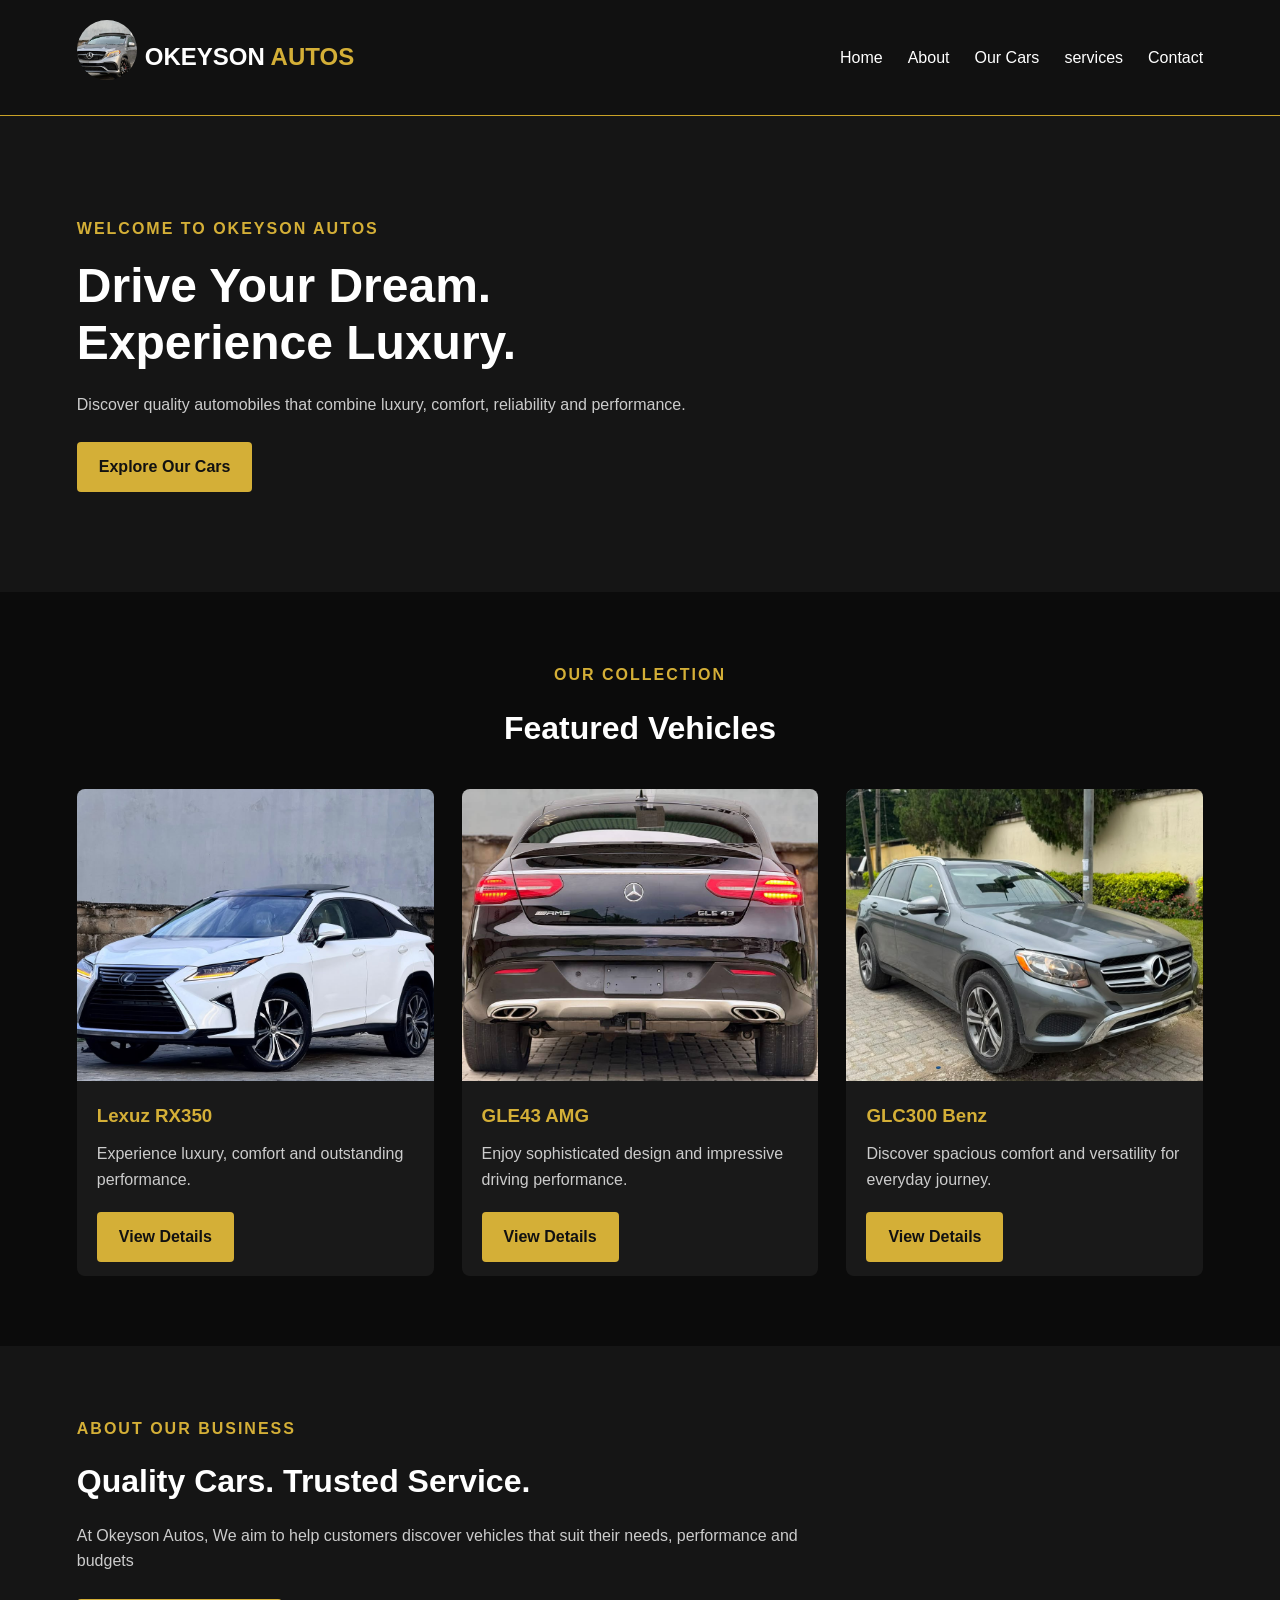
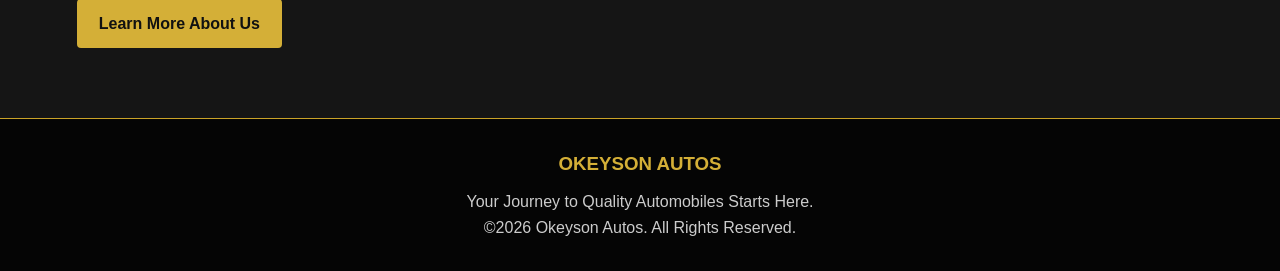
<file: Mywebsite/index.html>
<!DOCTYPE html>
<html lang="en">

<head>
    <meta charset="UTF-8">
    <meta name="viewport" content="width=device-width, initial-scale=1.0">
    <title>OKEYSON AUTOS(HOMPAGE)</title>
    <link rel="stylesheet" href="style.css">
</head>

<body>
    <header>
        <nav class="navbar">
            <div class="brand">
                <img src="car1.jpg" alt="car-profile" class="car-profile">
                <a href="index.html" class="logo">
                    OKEYSON <span>AUTOS</span>
                </a>
            </div>


            <ul class="nav-links">
                <li><a href="index.html">Home</a></li>
                <li><a href="about.html">About</a></li>
                <li><a href="cars.html">Our Cars</a></li>
                <li><a href="services.html">services</a></li>
                <li><a href="contact.html">Contact</a></li>
            </ul>
        </nav>
    </header>
    <section class="hero">

        <div class="hero-content">

            <p class="subtitle">
                WELCOME TO OKEYSON AUTOS
            </p>
            <h1>Drive Your Dream. <br>Experience Luxury.</h1>
            <p>Discover quality automobiles that combine luxury, comfort, reliability and performance.</p>
            <a href="cars.html" class="btn">Explore Our Cars</a>

        </div>

    </section>

    <section class="featured-cars" id="featured">

        <div class="section-heading">

            <p class="subtitle">
                OUR COLLECTION
            </p>
            <h2>Featured Vehicles</h2>
        </div>

        <div class="car-container">

            <div class="car-card">
                <img src="RX350.jpg" alt="car image" title="Lexus RX350">
                <div class="car-info">
                    <h3>Lexuz RX350</h3>
                    <p>Experience luxury, comfort and outstanding performance.</p>
                    <a href="https://wa.me/2347037645448" target="_blank" class="car-btn">View Details</a>
                </div>
            </div>

            <div class="car-card">
                <img src="GLE43.jpg" alt="car image" title="GLE43 AMG">
                <div class="car-info">
                    <h3>GLE43 AMG</h3>
                    <p>Enjoy sophisticated design and impressive driving performance.</p>
                    <a href="https://wa.me/2347037645448" target="_blank" class="car-btn">View Details</a>
                </div>
            </div>

            <div class="car-card">
                <img src="GLC300.jpg" alt="car image" title="GLC300">
                <div class="car-info">
                    <h3>GLC300 Benz</h3>
                    <p>Discover spacious comfort and versatility for everyday journey.</p>
                    <a href="https://wa.me/2347037645448" target="_blank"  class="car-btn">View Details</a>
                </div>
            </div>
        </div>
    </section>

    <section class="about-preview">
        <div>
            <p class="subtitle">
                ABOUT OUR BUSINESS
            </p>
            <h2>Quality Cars. Trusted Service.</h2>
            <p>At Okeyson Autos, We aim to help customers discover vehicles that suit their needs, performance and
                budgets</p>
            <a href="about.html" class="btn">Learn More About Us</a>
        </div>
    </section>

    <footer>
        <h3>OKEYSON AUTOS</h3>
        <p>Your Journey to Quality Automobiles Starts Here.</p>
        <p>&copy;2026 Okeyson Autos. All Rights Reserved.</p>
    </footer>
</body>

</html>
</file>
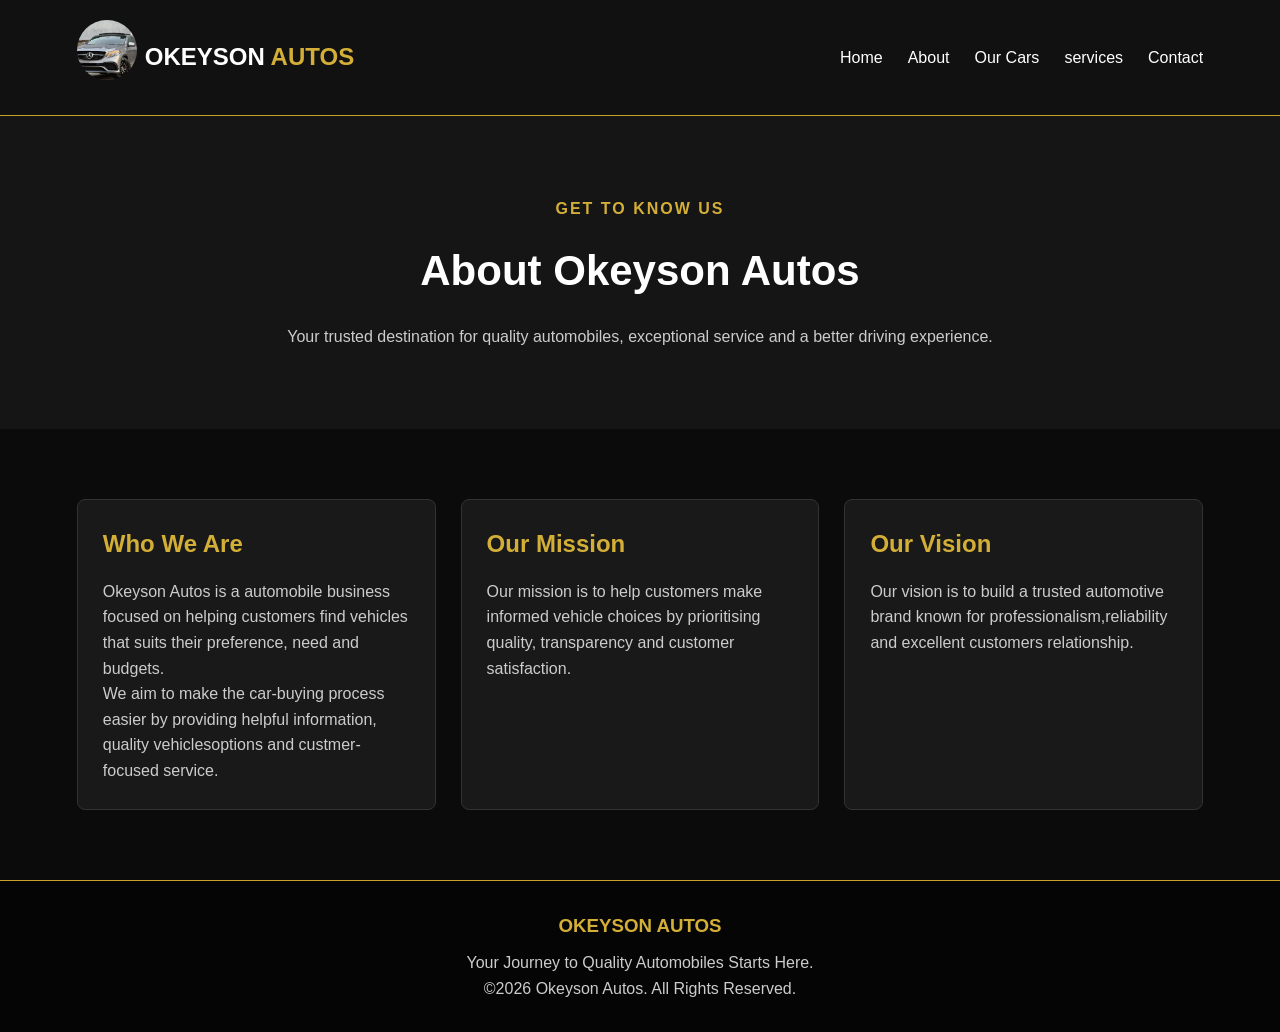
<file: Mywebsite/about.html>
<!DOCTYPE html>
<html lang="en">

<head>
    <meta charset="UTF-8">
    <meta name="viewport" content="width=device-width, initial-scale=1.0">
    <title>OKEYSON AUTOS(ABOUT)</title>
    <link rel="stylesheet" href="style.css">
</head>

<body>
    <header>
        <nav class="navbar">
            <div class="brand">
                <img src="car1.jpg" alt="car-profile" class="car-profile">
                <a href="index.html" class="logo">
                    OKEYSON <span>AUTOS</span>
                </a>
            </div>


            <ul class="nav-links">
                <li><a href="index.html">Home</a></li>
                <li><a href="about.html">About</a></li>
                <li><a href="cars.html">Our Cars</a></li>
                <li><a href="services.html">services</a></li>
                <li><a href="contact.html">Contact</a></li>
            </ul>
        </nav>
    </header>

    <section class="about-hero">
        <p class="subtitle">GET TO KNOW US</p>
        <h1>About Okeyson Autos</h1>
        <p>
            Your trusted destination for quality automobiles,
            exceptional service and a better driving experience.
        </p>
    </section>

    <section class="about-content">
        <div class="about-text">
            <h2>Who We Are</h2>
            <p>
                Okeyson Autos is a automobile business focused on
                helping customers find vehicles that suits their
                preference, need and budgets.
            </p>
            <p>
                We aim to make the car-buying process easier by
                providing helpful information, quality vehiclesoptions and custmer-focused service.
            </p>
        </div>
        <div class="about-text">
            <h2>Our Mission</h2>
            <p>Our mission is to help customers make informed
                vehicle choices by prioritising quality,
                transparency and customer satisfaction.
            </p>
        </div>
        <div class="about-text">
            <h2>Our Vision</h2>
            <p>
                Our vision is to build a trusted automotive brand
                known for professionalism,reliability and
                excellent customers relationship.
            </p>
        </div>
    </section>

    <footer>
        <h3>OKEYSON AUTOS</h3>
        <p>Your Journey to Quality Automobiles Starts Here.</p>
        <p>&copy;2026 Okeyson Autos. All Rights Reserved.</p>
    </footer>
</body>

</html>
</file>
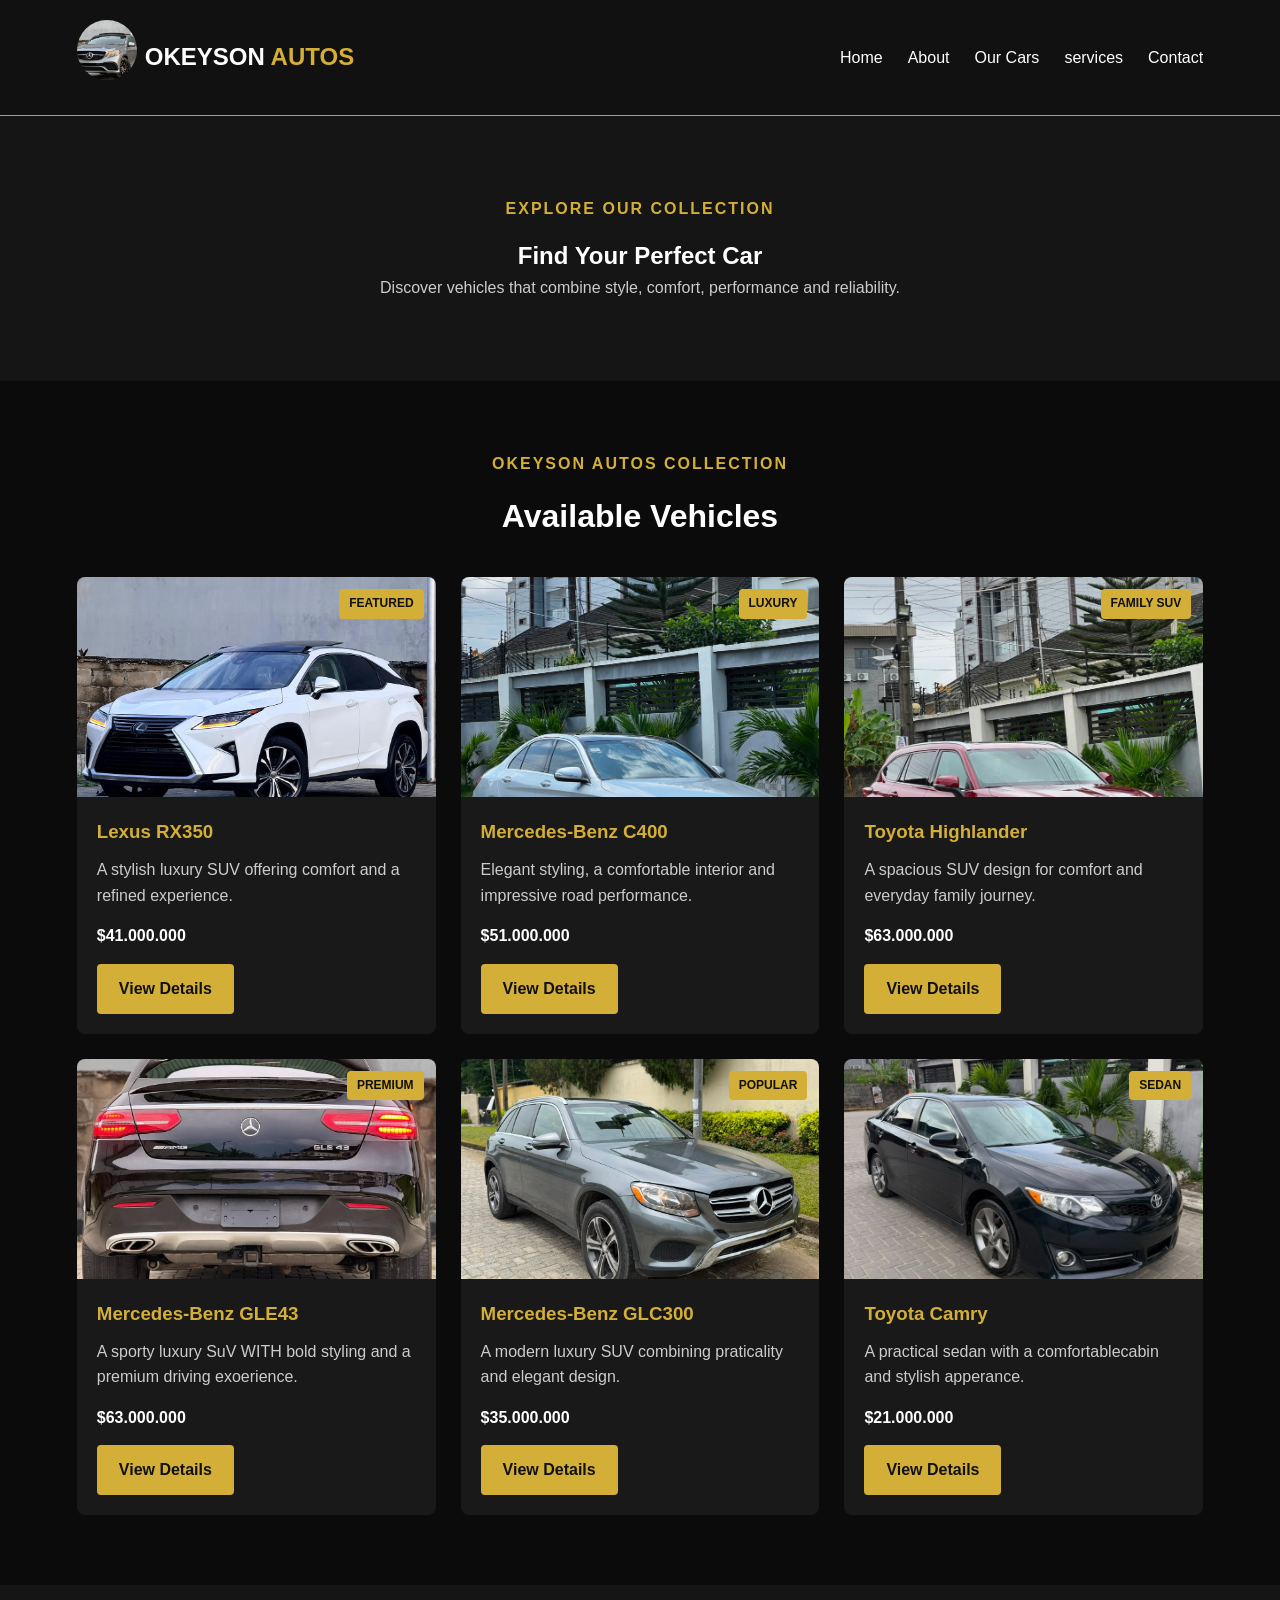
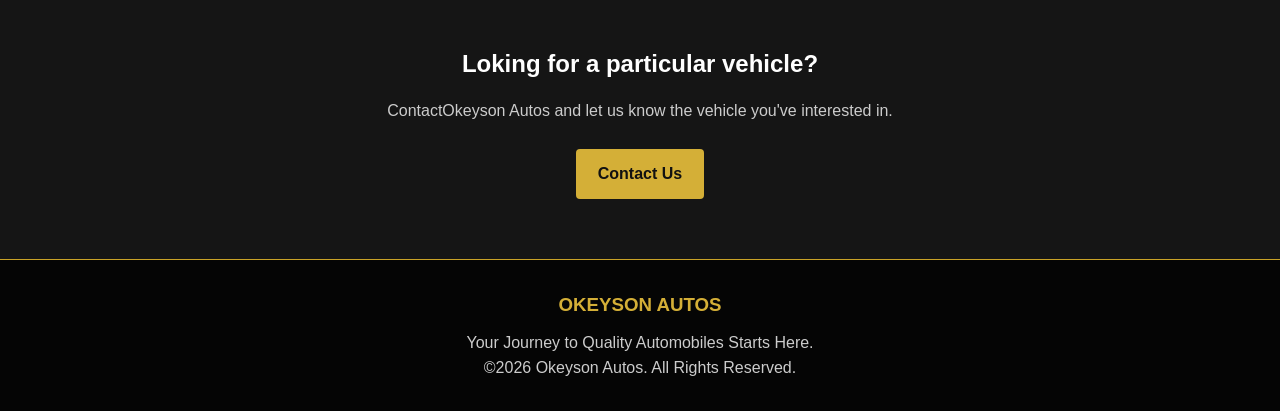
<file: Mywebsite/cars.html>
<!DOCTYPE html>
<html lang="en">

<head>
    <meta charset="UTF-8">
    <meta name="viewport" content="width=device-width, initial-scale=1.0">
    <title>OKEYSON AUTOS(CARS)</title>
    <link rel="stylesheet" href="style.css">
</head>

<body>
    <header>
        <nav class="navbar">
            <div class="brand">
                <img src="car1.jpg" alt="car-profile" class="car-profile">
                <a href="index.html" class="logo">
                    OKEYSON <span>AUTOS</span>
                </a>
            </div>


            <ul class="nav-links">
                <li><a href="index.html">Home</a></li>
                <li><a href="about.html">About</a></li>
                <li><a href="cars.html">Our Cars</a></li>
                <li><a href="services.html">services</a></li>
                <li><a href="contact.html">Contact</a></li>
            </ul>
        </nav>
    </header>

    <section class="page-hero">
        <p class="subtitle">
            EXPLORE OUR COLLECTION
        </p>
        <h1>Find Your Perfect Car</h1>
        <p>
            Discover vehicles that combine style, comfort, performance and reliability.
        </p>
    </section>

    <section class="inventry">
        <div class="section-heading">
            <p class="subtitle">
                OKEYSON AUTOS COLLECTION
            </p>
            <h2>Available Vehicles</h2>
        </div>

        <!-- Cars -->
        <div class="inventry-grid">
            <article class="inventry-card">
                <div class="inventry-image">
                    <img src="RX350.jpg" alt="Lexuz">
                    <span class="car-badge">FEATURED</span>
                </div>
                <div class="inventry-info">
                    <h3>Lexus RX350</h3>
                    <p class="car-description">
                        A stylish luxury SUV offering comfort and a refined experience.
                    </p>
                    <p class="car-price">$41.000.000</p>
                    <a href="https://wa.me/2347037645448" target="_blank" class="car-btn">View Details</a>
                </div>
            </article>

            <article class="inventry-card">
                <div class="inventry-image">
                    <img src="C400.jpg" alt="Mercedes-Benz">
                    <span class="car-badge">LUXURY</span>
                </div>
                <div class="inventry-info">
                    <h3>Mercedes-Benz C400</h3>
                    <p class="car-description">
                        Elegant styling, a comfortable interior and impressive road performance.
                    </p>
                    <p class="car-price">$51.000.000</p>
                    <a href="https://wa.me/2347037645448" target="_blank" class="car-btn">View Details</a>
                </div>
            </article>

            <article class="inventry-card">
                <div class="inventry-image">
                    <img src="Highlander.jpg" alt="">
                    <span class="car-badge">FAMILY SUV</span>
                </div>
                <div class="inventry-info">
                    <h3>Toyota Highlander</h3>
                    <p class="car-description">
                        A spacious SUV design for comfort and everyday family journey.
                    </p>
                    <p class="car-price">$63.000.000</p>
                    <a href="https://wa.me/2347037645448" target="_blank" class="car-btn">View Details</a>
                </div>
            </article>

            <article class="inventry-card">
                <div class="inventry-image">
                    <img src="GLE43.jpg" alt="Mercedes-Benz">
                    <span class="car-badge">PREMIUM</span>
                </div>
                <div class="inventry-info">
                    <h3>Mercedes-Benz GLE43</h3>
                    <p class="car-description">
                        A sporty luxury SuV WITH bold styling and a premium driving exoerience.
                    </p>
                    <p class="car-price">$63.000.000</p>
                    <a href="https://wa.me/2347037645448" target="_blank" class="car-btn">View Details</a>
                </div>
            </article>

            <article class="inventry-card">
                <div class="inventry-image">
                    <img src="GLC300.jpg" alt="Mercedes-Benz">
                    <span class="car-badge">POPULAR</span>
                </div>
                <div class="inventry-info">
                    <h3>Mercedes-Benz GLC300</h3>
                    <p class="car-description">
                        A modern luxury SUV combining praticality and elegant design.
                    </p>
                    <p class="car-price">$35.000.000</p>
                    <a href="https://wa.me/2347037645448" target="_blank" class="car-btn">View Details</a>
                </div>
            </article>

            <article class="inventry-card">
                <div class="inventry-image">
                    <img src="Camry.jpg" alt="Camry">
                    <span class="car-badge">SEDAN</span>
                </div>
                <div class="inventry-info">
                    <h3>Toyota Camry</h3>
                    <p class="car-description">
                        A practical sedan with a comfortablecabin and stylish apperance.
                    </p>
                    <p class="car-price">$21.000.000</p>
                    <a href="https://wa.me/2347037645448" target="_blank" class="car-btn">View Details</a>
                </div>
            </article>
        </div>
    </section>

    <section class="inventry-cta">
        <h2>Loking for a particular vehicle?</h2>
        <p>
            ContactOkeyson Autos and let us know the vehicle you've interested in.
        </p>
        <a href="contact.html" class="btn">Contact Us</a>
    </section>

    <footer>
        <h3>OKEYSON AUTOS</h3>
        <p>Your Journey to Quality Automobiles Starts Here.</p>
        <p>&copy;2026 Okeyson Autos. All Rights Reserved.</p>
    </footer>
</body>

</html>
</file>
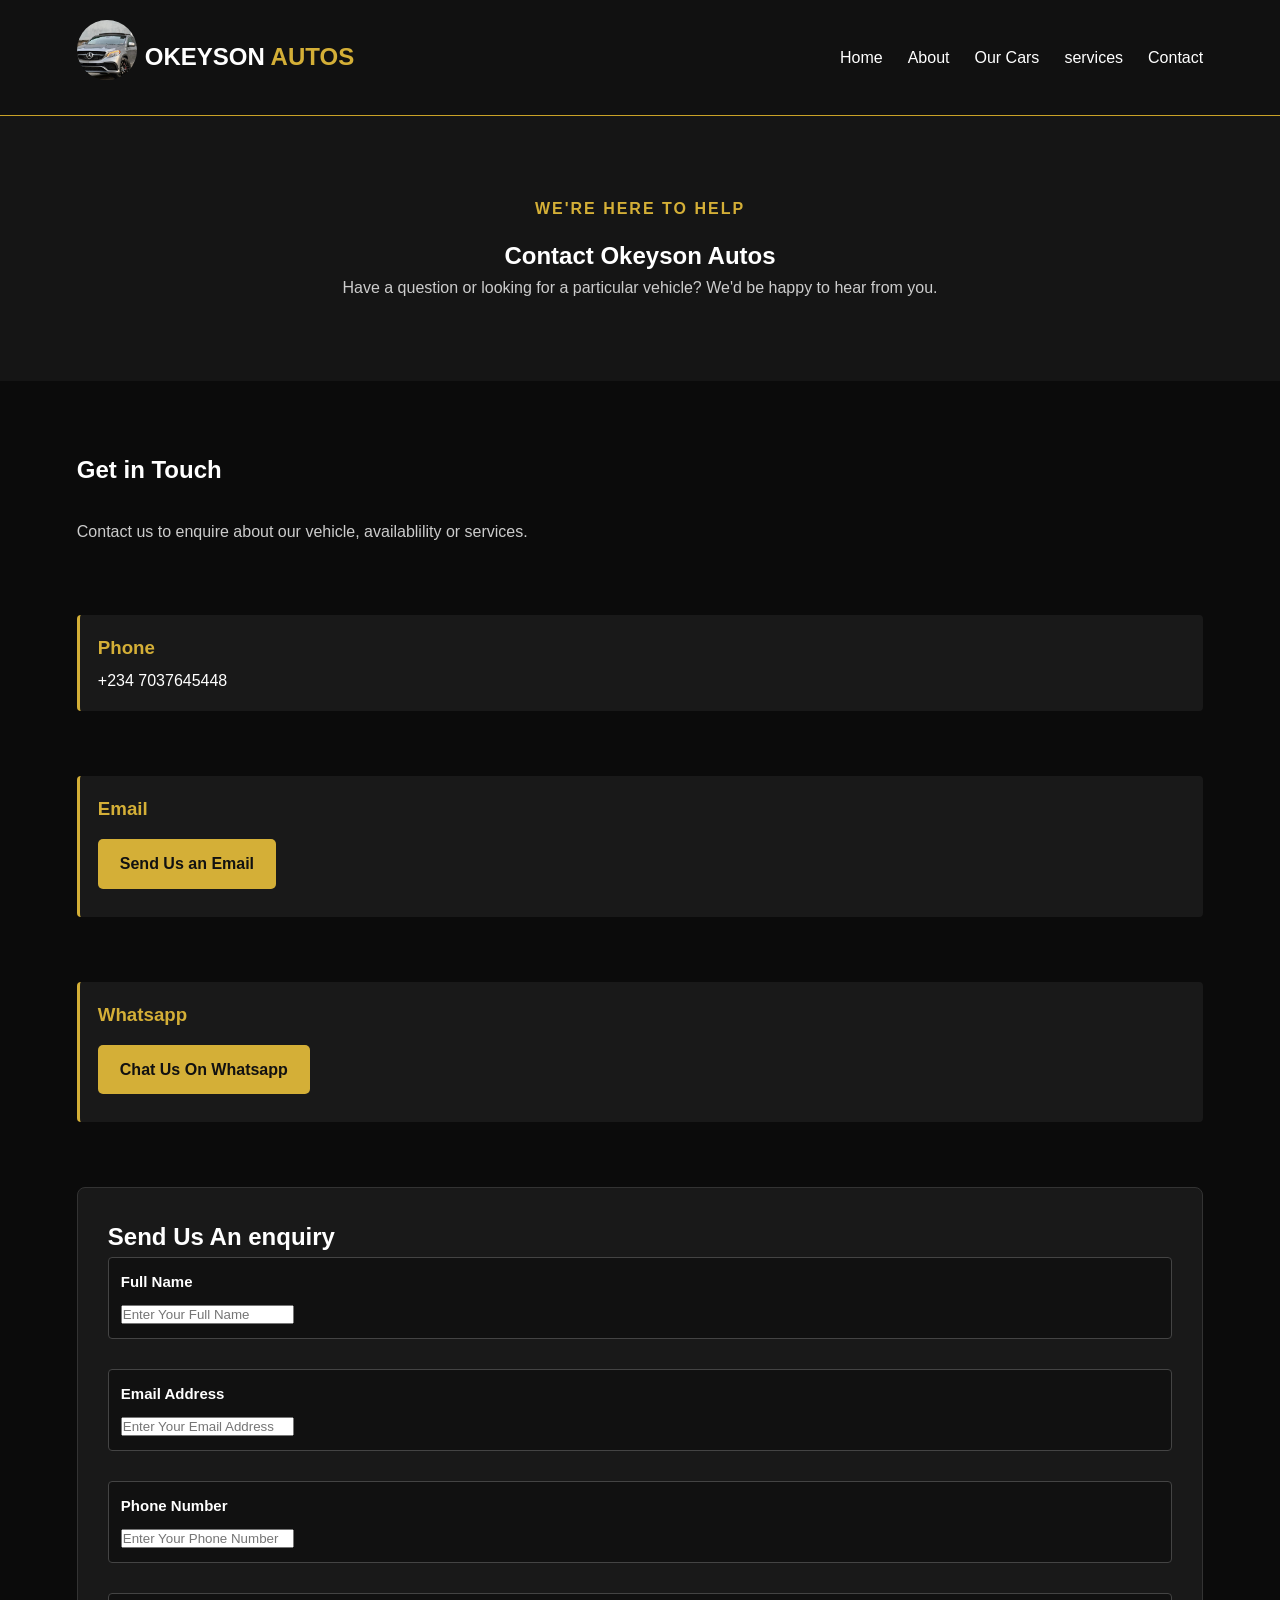
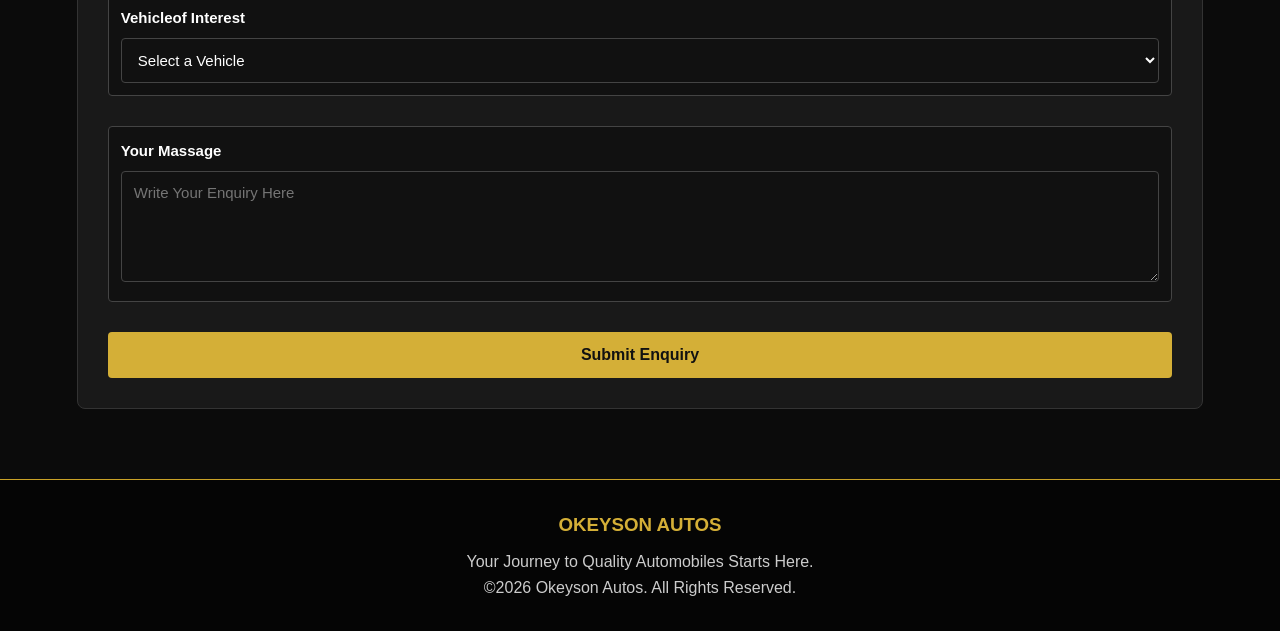
<file: Mywebsite/contact.html>
<!DOCTYPE html>
<html lang="en">
<head>
    <meta charset="UTF-8">
    <meta name="viewport" content="width=device-width, initial-scale=1.0">
    <title>OKEYSON AUTOS(CONTACT)</title>
    <link rel="stylesheet" href="style.css">
</head>
<body>
    <header>
        <nav class="navbar">
            <div class="brand">
                <img src="car1.jpg" alt="car-profile" class="car-profile">
                <a href="index.html" class="logo">
                    OKEYSON <span>AUTOS</span>
                </a>
            </div>


            <ul class="nav-links">
                <li><a href="index.html">Home</a></li>
                <li><a href="about.html">About</a></li>
                <li><a href="cars.html">Our Cars</a></li>
                <li><a href="services.html">services</a></li>
                <li><a href="contact.html">Contact</a></li>
            </ul>
        </nav>
    </header>

    <section class="page-hero">
        <p class="subtitle">
            WE'RE HERE TO HELP
        </p>
        <h1>Contact Okeyson Autos</h1>
        <p>
            Have a question or looking for a particular vehicle?
            We'd be happy to hear from you.
        </p>
    </section>

    <section class="contact-section">
       <div class="contact-info">
        <h2>Get in Touch </h2>
        <p>Contact us to enquire about our vehicle,
            availablility or services.
        </p>
       </div>
       <div class="contact-item">
        <h3>Phone</h3>
        <p>+234 7037645448</p>
       </div>

       <div class="contact-item">
        <h3>Email</h3>
        <a href="mailto:okeysonmichael1@gmail.com" class="email-btn">Send Us an Email</a>
       </div>
       <div class="contact-item">
        <h3>Whatsapp</h3>
        <a href="https://wa.me/2347037645448" target="_blank" class="whatsapp-btn">Chat Us On Whatsapp</a>
       </div>

       <div class="contact-form-container">
        <h2>Send Us An enquiry</h2>
        <form action="" method="post">
            <div class="form-group">
                <label for="name">Full Name</label>
                <input type="text" id="name" placeholder="Enter Your Full Name" required>
            </div>
            <div class="form-group">
                <label for="email">Email Address</label>
                <input type="email" id="email" placeholder="Enter Your Email Address" required>
            </div>
            <div class="form-group">
                <label for="phone">Phone Number</label>
                <input type="tel" placeholder="Enter Your Phone Number" required>
            </div>
            <div class="form-group">
                <label for="vehicle">Vehicleof Interest</label>
                <select>Vehicle required
                <option>Select a Vehicle</option>
                <option>LEXUS RX350</option>
                <option>Mercedes-Benz C400</option>
                <option>Toyoto Highlander</option>
                <option>Others...</option>
            </select>
            </div>
            <div class="form-group">
                <label for="massage">Your Massage</label>
                <textarea name="massage" id="massage" rows="5" placeholder="Write Your Enquiry Here" required></textarea>
            </div>

            <button type="submit" class="submit-btn">Submit Enquiry</button>
        </form>
       </div>
    </section>

    <footer>
        <h3>OKEYSON AUTOS</h3>
        <p>Your Journey to Quality Automobiles Starts Here.</p>
        <p>&copy;2026 Okeyson Autos. All Rights Reserved.</p>
    </footer>
</body>
</html>
</file>
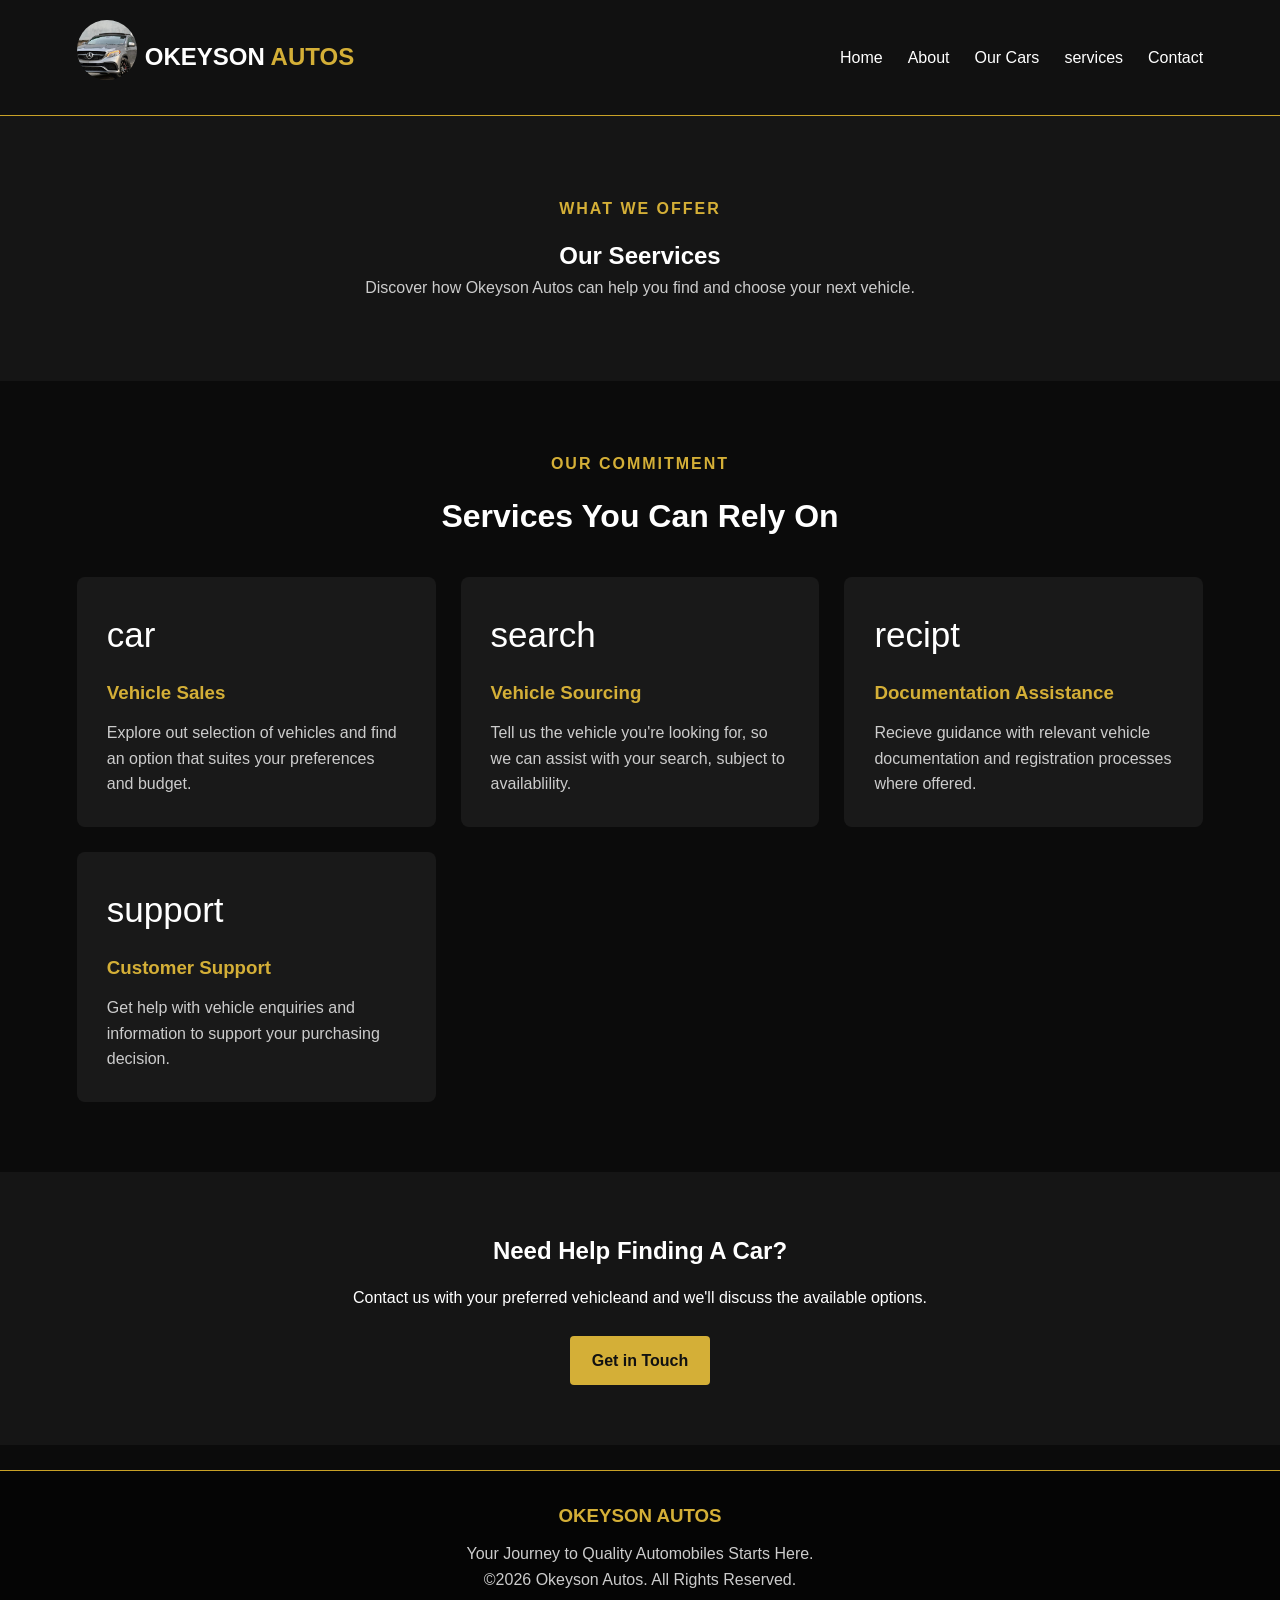
<file: Mywebsite/services.html>
<!DOCTYPE html>
<html lang="en">

<head>
    <meta charset="UTF-8">
    <meta name="viewport" content="width=device-width, initial-scale=1.0">
    <title>OKEYSON AUTOS(SERVICE)</title>
    <link rel="stylesheet" href="style.css">
</head>

<body>
    <header>
        <nav class="navbar">
            <div class="brand">
                <img src="car1.jpg" alt="car-profile" class="car-profile">
                <a href="index.html" class="logo">
                    OKEYSON <span>AUTOS</span>
                </a>
            </div>


            <ul class="nav-links">
                <li><a href="index.html">Home</a></li>
                <li><a href="about.html">About</a></li>
                <li><a href="cars.html">Our Cars</a></li>
                <li><a href="services.html">services</a></li>
                <li><a href="contact.html">Contact</a></li>
            </ul>
        </nav>
    </header>

    <section class="page-hero">
        <p class="subtitle">
            WHAT WE OFFER
        </p>
        <h1>
            Our Seervices
        </h1>
        <p>
            Discover how Okeyson Autos can help you
            find and choose your next vehicle.
        </p>
    </section>

    <section class="service-section">
        <div class="section-heading">
            <p class="subtitle">
                OUR COMMITMENT
            </p>
            <h2>
                Services You Can Rely On
            </h2>
        </div>
        <div class="service-grid">
            <div class="service-card">
                <div class="service-icon">car</div>
                <h3>Vehicle Sales </h3>
                <p>Explore out selection of vehicles
                    and find an option that suites
                    your preferences and budget.
                </p>
            </div>

            <div class="service-card">
                <div class="service-icon">search</div>
                <h3>Vehicle Sourcing</h3>
                <p>
                    Tell us the vehicle you're looking 
                    for, so we can assist with your search,
                    subject to availablility.
                </p>
            </div>
            <div class="service-card">
                <div class="service-icon">recipt</div>
                <h3>Documentation Assistance</h3>
                <p>
                    Recieve guidance with relevant 
                    vehicle documentation and 
                    registration processes where offered.
                </p>
            </div>
            <div class="service-card">
                <div class="service-icon">support</div>
                <h3>Customer Support</h3>
                <p>
                    Get help with vehicle enquiries
                    and information to support
                    your purchasing decision. 
                </p>
            </div>
        </div>
    </section>

    <section class="service-cta">
        <h2>Need Help Finding A Car?</h2>
        <P>
            Contact us with your preferred vehicleand 
            and we'll discuss the available options. 
        </P>
        <a href="contact.html" class="btn">Get in Touch</a>
    </section>

    <footer>
        <h3>OKEYSON AUTOS</h3>
        <p>Your Journey to Quality Automobiles Starts Here.</p>
        <p>&copy;2026 Okeyson Autos. All Rights Reserved.</p>
    </footer>
</body>

</html>
</file>
<file: Mywebsite/style.css>
* {
    margin: 0;
    padding: 0;
    box-sizing: border-box;
}

/* FOR HOMEPAGE */
body {
    background-color: #0b0b0b;
    color: #ffffff;
    font-family: Arial, sans-serif;
    line-height: 1.6;
}

a {
    text-decoration: none;
}

header {
    background-color: #111111;
    border-bottom: 1px solid #c9a227;
}

.brand {
    display: flex;
    align-items: center;
    gap: 8px;
}

.car-profile {
    width: 60px;
    height: 60px;
    border-radius: 50%;
    object-fit: cover;
    margin-bottom: 15px;
}

.navbar {
    display: flex;
    justify-content: space-between;
    align-items: center;
    padding: 20px 6%;
}

.logo {
    color: #ffffff;
    font-size: 24px;
    font-weight: bold;
}

.logo span {
    color: #d4af37;
}

.nav-links {
    display: flex;
    list-style: none;
    gap: 25px;
}

.nav-links a {
    color: #ffffff;
    transition: color 0.3s ease;
}

.nav-links a:hover {
    color: #d4af37;
}

.hero {
    min-height: 450px;
    padding: 100px 6%;
    display: flex;
    align-items: center;
    background-color: #151515;
}

.hero-content {
    max-width: 650px;
}

.subtitle {
    color: #d4af37;
    font-weight: bold;
    letter-spacing: 2px;
    margin-bottom: 15px;
}

.hero h1 {
    font-size: 48px;
    line-height: 1.2;
    margin-bottom: 20px;
}

.hero-content>p:not(.subtitle) {
    color: #cccccc;
    margin-bottom: 25px;
}

.btn,
.car-btn {
    display: inline-block;
    background-color: #d4af37;
    color: #111111;
    padding: 12px 22px;
    border-radius: 4px;
    font-weight: bold;
    transition: background-color 0.3s ease;
}

.btn:hover,
.car-btn:hover {
    background-color: #f0d675;
}

.featured-cars {
    padding: 70px 6%;
}

.section-heading {
    text-align: center;
    margin-bottom: 35px;
}

.section-heading h2,
.about-preview h2 {
    font-size: 32px;
    margin-bottom: 15px;
}

.car-container {
    display: grid;
    grid-template-columns: repeat(3, 1fr);
    gap: 28px;
}

.car-card {
    background-color: #191919;
    border: #333333;
    border-radius: 8px;
    overflow: hidden;
    transition: transform 0.3s ease, border-color 0.3s ease;
}

.car-card:hover {
    transform: translateY(-5px);
    border-color: #d4af37;
}

.car-card img {
    width: 100%;
    height: 60%;
    object-fit: cover;
    display: block;
}

.car-info {
    padding: 20px;
}

.car-info h3 {
    color: #d4af37;
    margin-bottom: 10px;
}

.car-info p {
    color: #cccccc;
    margin-bottom: 20px;
}

.about-preview {
    padding: 70px 6%;
    background-color: #151515;
}

.about-preview>div {
    max-width: 750px;
}

.about-preview p:not(.subtitle) {
    color: #cccccc;
    margin-bottom: 25px;
}

footer {
    text-align: center;
    padding: 30px 6%;
    background-color: #050505;
    border-top: 1px solid #c9a227;
}

footer h3 {
    color: #d4af37;
    margin-bottom: 10px;
}

footer p {
    color: #cccccc;
    margin-bottom: 8pxS;
}


/* FOR ABOUT */
.about-hero {
    text-align: center;
    padding: 80px 6%;
    background-color: #151515;
}

.about-hero h1 {
    font-size: 42px;
    margin-bottom: 20px;
}

.about-hero>p:last-child {
    text-align: center;
    /* max-width: 700px; */
    margin: o auto;
    color: #cccccc;
}


.about-content {
    display: grid;
    grid-template-columns: repeat(3, 1fr);
    gap: 25px;
    padding: 70px 6%;
}

.about-text {
    background-color: #191919;
    border: 1px solid #333333;
    border-radius: 8px;
    padding: 25px;
    transition: border-color 0.3s ease;
}

.about-text:hover {
    border-color: #d4af37;
}

.about-text h2 {
    color: #d4af37;
    margin-bottom: 15px;
}

.about-text p {
    color: #cccccc;
}

/* FOR CARS */
.page-hero {
    text-align: center;
    padding: 80px 6%;
    background-color: #151515;
}

page-hero h1 {
    font-size: 42px;
    margin-bottom: 15px;
}

.page-hero>p:last-child {
    color: #cccccc;
}

.inventry {
    padding: 70px 6%;
}

.inventry-grid {
    display: grid;
    grid-template-columns: repeat(3, 1fr);
    gap: 25px;
}

.inventry-card {
    background-color: #191919;
    border: #333333;
    border-radius: 8px;
    overflow: hidden;
    transition: transform 0.3s ease, border-color 0.3s ease;
}

.inventry-card:hover {
    transform: translateY(-5px);
    border-color: #d4af37;
}

.inventry-image {
    position: relative;
    height: 220px;
}

.inventry-image img {
    width: 100%;
    height: 100%;
    object-fit: cover;
    display: block;
}

.car-badge {
    position: absolute;
    top: 12px;
    right: 12px;
    background-color: #d4af37;
    color: #111111;
    padding: 5px 10px;
    border-radius: 4px;
    font-size: 12px;
    font-weight: bold;
}

.inventry-info {
    padding: 20px;
}

.inventry-info h3 {
    color: #d4af37;
    margin-bottom: 10px;
}

.car-description {
    color: #cccccc;
    margin-bottom: 15px;
}

.car-price {
    color: white;
    font-weight: bold;
    margin-bottom: 15px;
}

.inventry-cta {
    text-align: center;
    padding: 60px 6%;
    background-color: #151515;
}

.inventry-cta h2 {
    margin-bottom: 15px;
}

.inventry-cta p {
    color: #cccccc;
    margin-bottom: 25px;
}

/* FOR SERVICE */
.service-section {
    padding: 70px 6%;
}


.service-grid {
    display: grid;
    grid-template-columns: repeat(3, 1fr);
    gap: 25px;
}


.service-card {
    background-color: #191919;
    border: #333333;
    border-radius: 8px;
    padding: 30px;
    transition: transform 0.3s ease, border-color 0.3s ease;
}

.service-card:hover {
    transform: translateY(-5px);
    border-color: #d4af37;
}

.service-icon {
    font-size: 35px;
    margin-bottom: 15px;
}

.service-card h3 {
    color: #d4af37;
    margin-bottom: 12px;
}

.service-card p {
    color: #cccccc;
}

.service-cta {
    text-align: center;
    padding: 60px 6%;
    background-color: #151515;
    margin-bottom: 25px;
}

.service-cta h2 {
    margin-bottom: 15px;
}

.service-cta p {
    color: white;
    margin-bottom: 25px;
}

/* FOR CONTACT */
.contact-section {
    display: grid;
    grid-template-columns: 1fr 1, 3fr;
    gap: 40px;
    padding: 70px 6%;
    align-items: start;
}

.contact-info h2,
.contact-form-cintainer h2 {
    margin-bottom: 30px;
}

.contact-info>p {
    color: #cccccc;
    margin-bottom: 30px;
}

.contact-item {
    margin-bottom: 25px;
    padding: 18px;
    background-color: #191919;
    border-left: 3px solid #d4af37;
    border-radius: 4px;
}

.contact-item h3 {
    color: #d4af37;
    margin-bottom: 5px;
}

.contact-item p {
    color: white;
}

.contact-form-container {
    background-color: #191919;
    border: 1px solid #333333;
    border-radius: 8px;
    padding: 30px;
}

.form-group {
    margin-bottom: 30px;
}

.form-group label {
    display: block;
    margin-bottom: 8px;
    color: #ffffff;
    font-weight: bold;
}

.form-group,
.form-group select,
.form-group textarea {
    width: 100%;
    padding: 12px;
    background-color: #111111;
    color: #ffffff;
    border: 1px solid #444444;
    border-radius: 4px;
    font-family: Arial, sans-serif;
    font-size: 15px;
}

.form-group input:focus,
.form-group input select,
.form-group input textarea {
    outline: none;
    border-color: #d4af37;
}

.submit-btn {
    width: 100%;
    padding: 14px;
    background-color: #d4af37;
    color: #111111;
    border: none;
    border-radius: 4px;
    font-size: 16px;
    font-weight: bold;
    cursor: pointer;
    transition: background-color 0.3s ease;
}

.submit-btn:hover {
    background-color: #f0d675;
}

.whatsapp-btn,
.email-btn {
    display: inline-block;
    padding: 12px 22px;
    margin: 10px 8px 10px 0;
    background-color: #d4af37;
    color: #111111;
    text-decoration: none;
    font-weight: bold;
    border-radius: 5px;
    transition: background-color 0.3s ease;
}

.whatsapp-btn:hover,
.email-btn:hover {
    background-color: #f0d675;
}


/* FOR MEDIA QUERIE */
@media(max-width:900px) {
    .car-container {
        grid-template-columns: repeat(2, 1fr);
    }

    .navbar {
        flex-direction: column;
        gap: 15px;
    }

    .nav-links {
        flex-wrap: wrap;
        justify-content: center;
    }

    /* ABOUT */
    .about-content {
        grid-template-columns: repeat(2, 1fr);
    }

    /* CARS */
    .inventry-grid {
        grid-template-columns: repeat(2, 1fr);
    }
}

@media (max-width:600px) {
    .car-container {
        grid-template-columns: 1fr;

        .hero {
            padding: 70px 6%;
        }

        .hero h1 {
            font-size: 36px;
        }

        .section-heading h2,
        .about-preview h2 {
            font-size: 26px;
        }

        /* ABOUT AND CARS */
        .about-content,
        .inventry-grid {
            grid-template-columns: 1fr;
        }

        .about-hero h1,
        .page-hero h1 {
            font-size: 32px;
        }

        /* SERVICE */
        .service-grid {
            grid-template-columns: 1fr;
        }
    }

    @media (max-width:800px) {
        .contact-section {
            grid-template-columns: 1fr;
        }
    }
}
</file>
